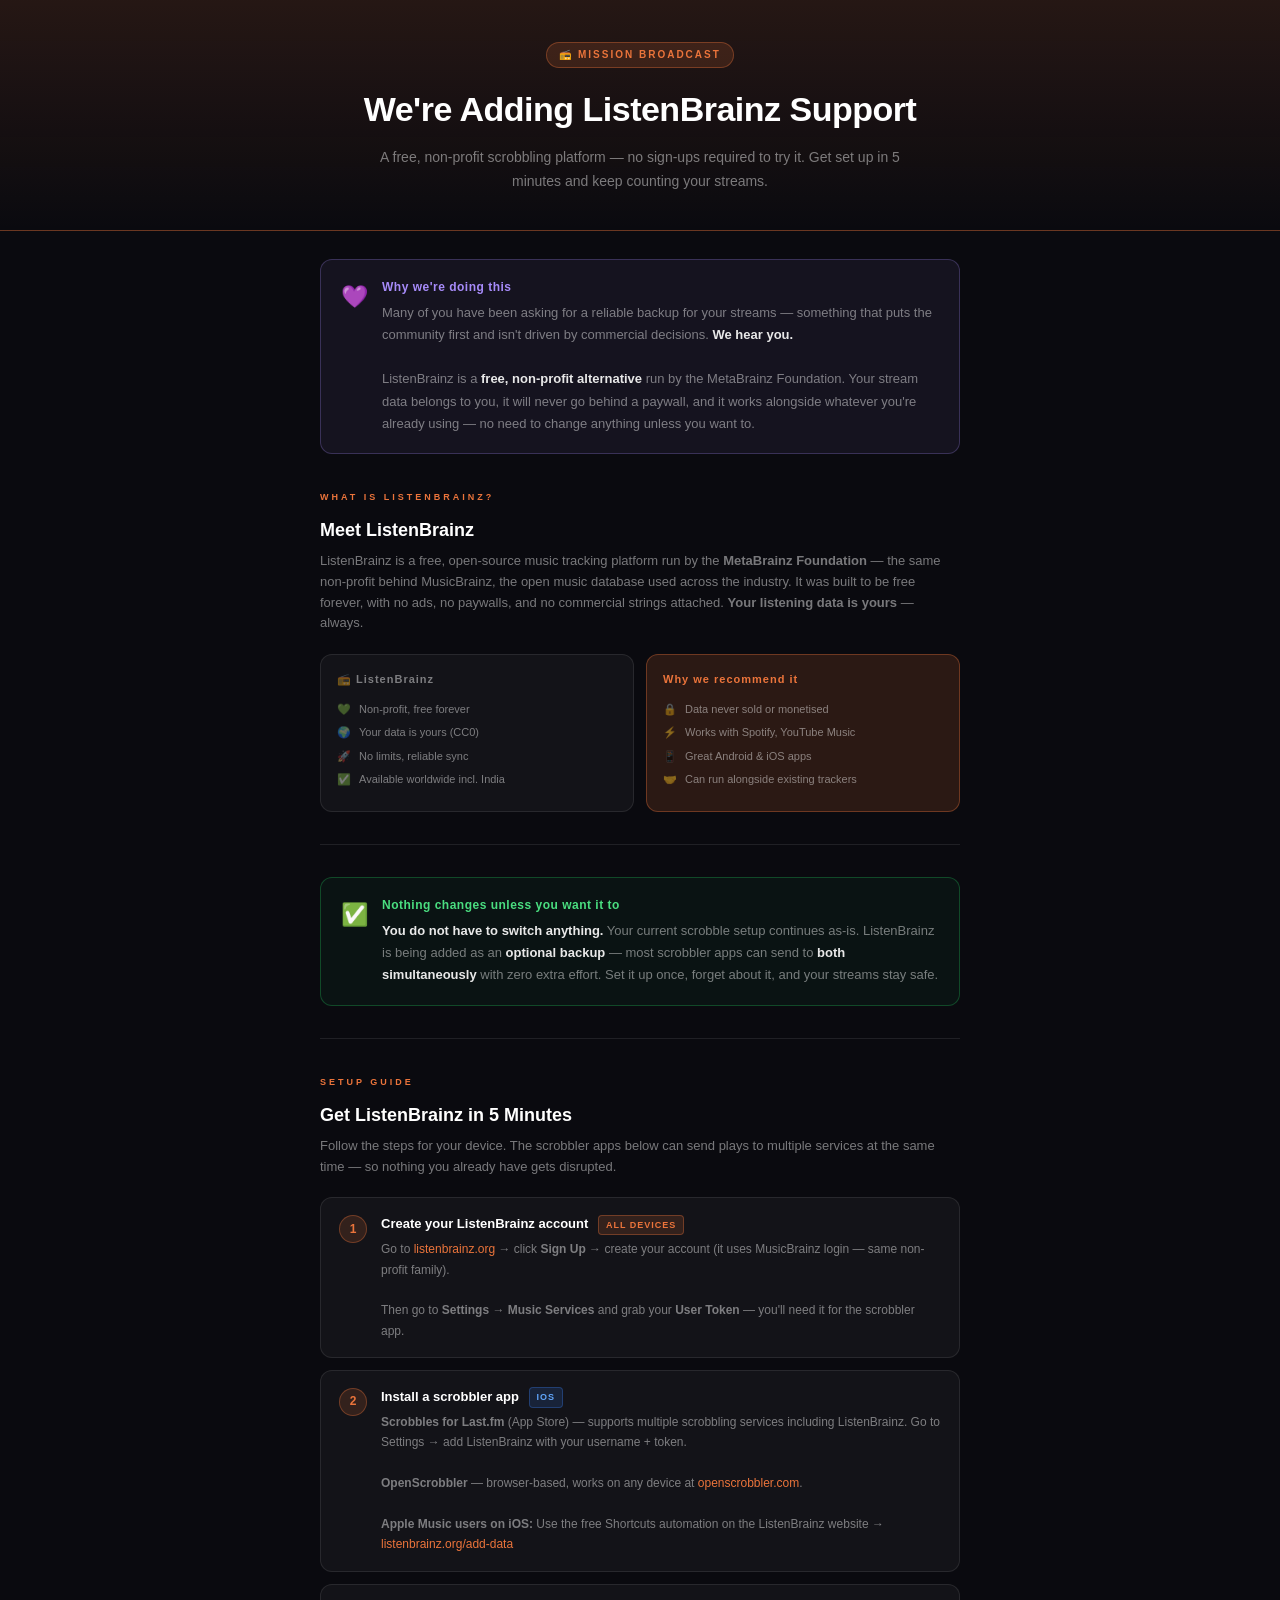
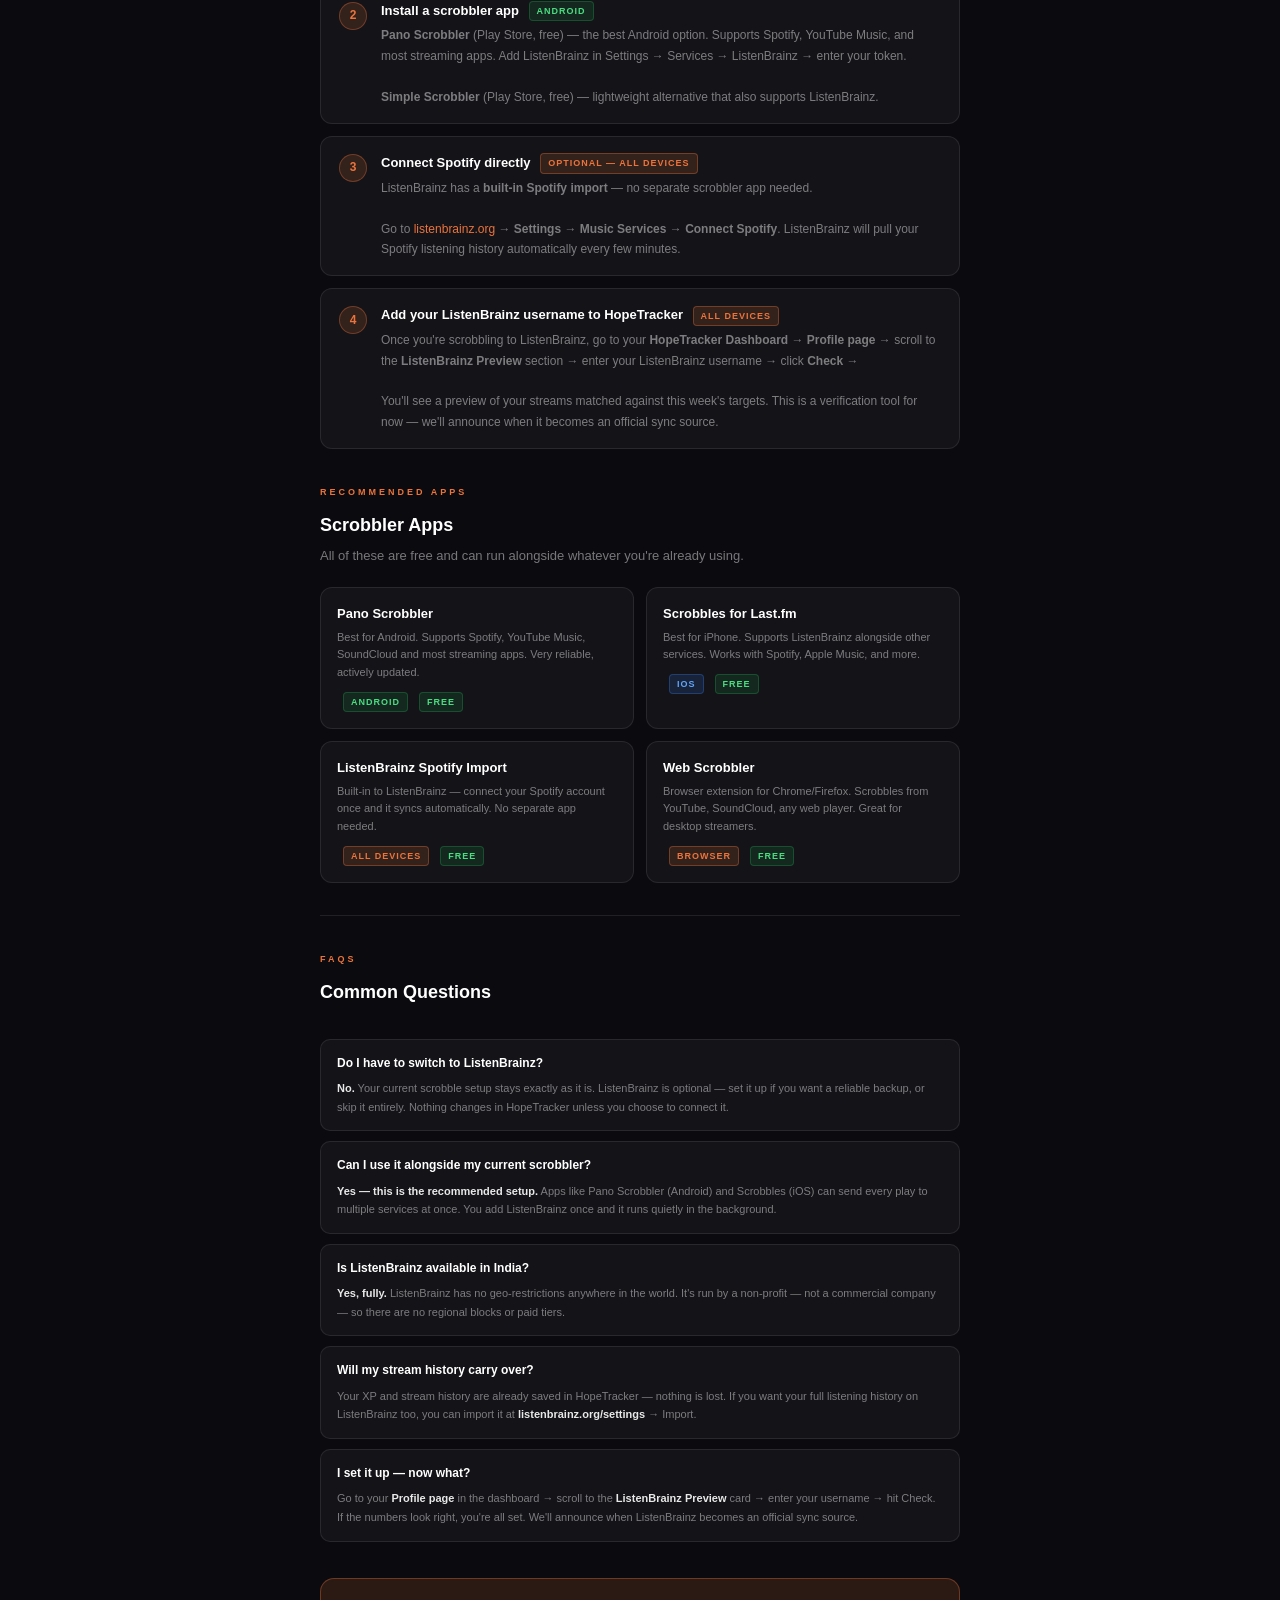
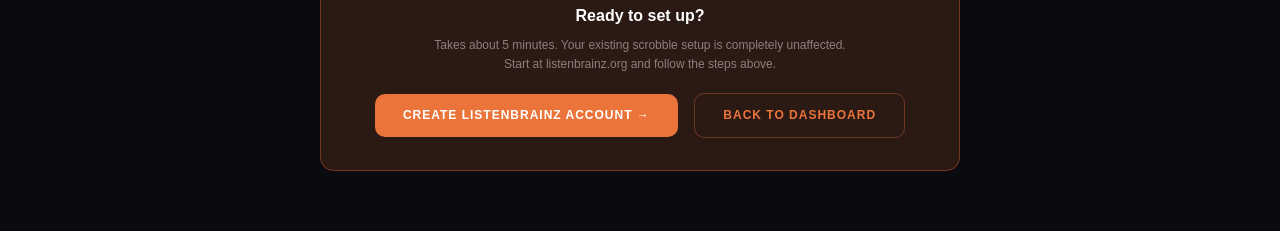
<file: listenbrainz-guide.html>
<!DOCTYPE html>
<html lang="en">
<head>
  <meta charset="UTF-8">
  <meta name="viewport" content="width=device-width, initial-scale=1.0">
  <title>ListenBrainz Setup Guide — Arirang Mission</title>
  <style>
    :root {
      --bg: #0a0a0f;
      --bg-card: rgba(255,255,255,0.04);
      --border: rgba(255,255,255,0.09);
      --text: #e8e8e8;
      --muted: rgba(255,255,255,0.45);
      --ghost: rgba(255,255,255,0.25);
      --lb: #eb743b;
      --lb-dim: rgba(235,116,59,0.15);
      --lb-border: rgba(235,116,59,0.35);
      --green: #22c55e;
      --red: #ef4444;
      --purple: #a78bfa;
    }
    * { margin: 0; padding: 0; box-sizing: border-box; }
    body {
      background: var(--bg);
      color: var(--text);
      font-family: -apple-system, BlinkMacSystemFont, 'Segoe UI', sans-serif;
      min-height: 100vh;
      padding: 0 0 60px;
      line-height: 1.6;
    }

    /* ── HEADER ── */
    .hero {
      background: linear-gradient(180deg, rgba(235,116,59,0.12) 0%, transparent 100%);
      border-bottom: 1px solid var(--lb-border);
      padding: 40px 20px 36px;
      text-align: center;
    }
    .hero-badge {
      display: inline-block;
      background: var(--lb-dim);
      border: 1px solid var(--lb-border);
      color: var(--lb);
      font-size: 10px;
      font-weight: 800;
      letter-spacing: 2px;
      padding: 4px 12px;
      border-radius: 20px;
      margin-bottom: 14px;
      text-transform: uppercase;
    }
    .hero h1 {
      font-size: clamp(22px, 5vw, 34px);
      font-weight: 900;
      color: #fff;
      margin-bottom: 10px;
      letter-spacing: -0.5px;
    }
    .hero p {
      font-size: 14px;
      color: var(--muted);
      max-width: 520px;
      margin: 0 auto;
      line-height: 1.7;
    }

    /* ── LAYOUT ── */
    .container { max-width: 680px; margin: 0 auto; padding: 0 20px; }

    /* ── NOTICE BOX ── */
    .notice {
      background: rgba(167,139,250,0.07);
      border: 1px solid rgba(167,139,250,0.25);
      border-radius: 12px;
      padding: 18px 20px;
      margin: 28px 0;
      display: flex;
      gap: 14px;
      align-items: flex-start;
    }
    .notice-icon { font-size: 22px; flex-shrink: 0; margin-top: 1px; }
    .notice-title { font-size: 12px; font-weight: 800; color: var(--purple); letter-spacing: 0.5px; margin-bottom: 5px; }
    .notice-body { font-size: 13px; color: var(--muted); line-height: 1.7; }
    .notice-body strong { color: var(--text); }

    /* ── SECTION HEADERS ── */
    .section-label {
      font-size: 9px;
      font-weight: 900;
      letter-spacing: 3px;
      color: var(--lb);
      text-transform: uppercase;
      margin: 36px 0 12px;
    }
    h2 {
      font-size: 18px;
      font-weight: 800;
      color: #fff;
      margin-bottom: 6px;
    }
    .section-sub {
      font-size: 13px;
      color: var(--muted);
      margin-bottom: 20px;
    }

    /* ── STEP CARDS ── */
    .steps { display: flex; flex-direction: column; gap: 12px; }
    .step {
      background: var(--bg-card);
      border: 1px solid var(--border);
      border-radius: 12px;
      padding: 16px 18px;
      display: flex;
      gap: 14px;
      align-items: flex-start;
    }
    .step-num {
      width: 28px; height: 28px; border-radius: 50%;
      background: var(--lb-dim); border: 1px solid var(--lb-border);
      color: var(--lb); font-size: 12px; font-weight: 900;
      display: flex; align-items: center; justify-content: center;
      flex-shrink: 0; margin-top: 1px;
    }
    .step-title { font-size: 13px; font-weight: 700; color: #fff; margin-bottom: 4px; }
    .step-body { font-size: 12px; color: var(--muted); line-height: 1.7; }
    .step-body a { color: var(--lb); text-decoration: none; }
    .step-body a:hover { text-decoration: underline; }
    .step-body code {
      background: rgba(255,255,255,0.07);
      border: 1px solid rgba(255,255,255,0.1);
      border-radius: 4px;
      padding: 1px 6px;
      font-size: 11px;
      color: #fff;
      font-family: monospace;
    }
    .step-tag {
      display: inline-block;
      font-size: 9px; font-weight: 800; letter-spacing: 1px;
      padding: 2px 7px; border-radius: 4px; margin-left: 6px;
      vertical-align: middle; text-transform: uppercase;
    }
    .tag-ios { background: rgba(59,130,246,0.15); color: #60a5fa; border: 1px solid rgba(59,130,246,0.3); }
    .tag-android { background: rgba(34,197,94,0.12); color: #4ade80; border: 1px solid rgba(34,197,94,0.25); }
    .tag-all { background: rgba(235,116,59,0.15); color: var(--lb); border: 1px solid var(--lb-border); }
    .tag-free { background: rgba(34,197,94,0.12); color: #4ade80; border: 1px solid rgba(34,197,94,0.25); }

    /* ── APP CARDS ── */
    .app-grid { display: grid; grid-template-columns: repeat(auto-fill, minmax(280px, 1fr)); gap: 12px; }
    .app-card {
      background: var(--bg-card);
      border: 1px solid var(--border);
      border-radius: 12px;
      padding: 16px;
    }
    .app-name { font-size: 13px; font-weight: 800; color: #fff; margin-bottom: 4px; }
    .app-desc { font-size: 11px; color: var(--muted); line-height: 1.6; margin-bottom: 10px; }
    .app-tags { display: flex; flex-wrap: wrap; gap: 5px; }

    /* ── WHY SECTION ── */
    .compare-grid { display: grid; grid-template-columns: 1fr 1fr; gap: 12px; }
    .compare-card {
      background: var(--bg-card);
      border: 1px solid var(--border);
      border-radius: 12px;
      padding: 16px;
    }
    .compare-card.lb { border-color: var(--lb-border); background: var(--lb-dim); }
    .compare-title { font-size: 11px; font-weight: 900; letter-spacing: 1px; margin-bottom: 12px; }
    .compare-row { display: flex; gap: 8px; font-size: 11px; color: var(--muted); margin-bottom: 6px; align-items: flex-start; }
    .compare-row .icon { flex-shrink: 0; }

    /* ── FAQ ── */
    .faq { display: flex; flex-direction: column; gap: 10px; }
    .faq-item {
      background: var(--bg-card);
      border: 1px solid var(--border);
      border-radius: 10px;
      padding: 14px 16px;
    }
    .faq-q { font-size: 12px; font-weight: 700; color: #fff; margin-bottom: 6px; }
    .faq-a { font-size: 11px; color: var(--muted); line-height: 1.7; }
    .faq-a strong { color: var(--text); }

    /* ── CTA ── */
    .cta-box {
      background: var(--lb-dim);
      border: 1px solid var(--lb-border);
      border-radius: 14px;
      padding: 24px 20px;
      text-align: center;
      margin-top: 36px;
    }
    .cta-title { font-size: 16px; font-weight: 900; color: #fff; margin-bottom: 8px; }
    .cta-sub { font-size: 12px; color: var(--muted); margin-bottom: 18px; line-height: 1.6; }
    .cta-btn {
      display: inline-block;
      background: var(--lb);
      color: #fff;
      font-size: 12px;
      font-weight: 900;
      letter-spacing: 1px;
      text-decoration: none;
      padding: 12px 28px;
      border-radius: 10px;
      text-transform: uppercase;
      margin: 0 6px 8px;
    }
    .cta-btn.secondary {
      background: transparent;
      border: 1px solid var(--lb-border);
      color: var(--lb);
    }

    /* ── DIVIDER ── */
    .divider { height: 1px; background: var(--border); margin: 32px 0; }

    @media (max-width: 480px) {
      .compare-grid { grid-template-columns: 1fr; }
    }
  </style>
</head>
<body>

  <!-- HERO -->
  <div class="hero">
    <div class="hero-badge">📻 Mission Broadcast</div>
    <h1>We're Adding ListenBrainz Support</h1>
    <p>A free, non-profit scrobbling platform — no sign-ups required to try it. Get set up in 5 minutes and keep counting your streams.</p>
  </div>

  <div class="container">

    <!-- WHY NOTICE -->
    <div class="notice">
      <div class="notice-icon">💜</div>
      <div>
        <div class="notice-title">Why we're doing this</div>
        <div class="notice-body">
          Many of you have been asking for a reliable backup for your streams — something that puts the community first and isn't driven by commercial decisions. <strong>We hear you.</strong><br><br>
          ListenBrainz is a <strong>free, non-profit alternative</strong> run by the MetaBrainz Foundation. Your stream data belongs to you, it will never go behind a paywall, and it works alongside whatever you're already using — no need to change anything unless you want to.
        </div>
      </div>
    </div>

    <!-- WHAT IS LB -->
    <div class="section-label">What is ListenBrainz?</div>
    <h2>Meet ListenBrainz</h2>
    <p class="section-sub">ListenBrainz is a free, open-source music tracking platform run by the <strong>MetaBrainz Foundation</strong> — the same non-profit behind MusicBrainz, the open music database used across the industry. It was built to be free forever, with no ads, no paywalls, and no commercial strings attached. <strong>Your listening data is yours</strong> — always.</p>

    <div class="compare-grid">
      <div class="compare-card">
        <div class="compare-title" style="color:var(--muted);">📻 ListenBrainz</div>
        <div class="compare-row"><span class="icon">💚</span> Non-profit, free forever</div>
        <div class="compare-row"><span class="icon">🌍</span> Your data is yours (CC0)</div>
        <div class="compare-row"><span class="icon">🚀</span> No limits, reliable sync</div>
        <div class="compare-row"><span class="icon">✅</span> Available worldwide incl. India</div>
      </div>
      <div class="compare-card lb">
        <div class="compare-title" style="color:var(--lb);">Why we recommend it</div>
        <div class="compare-row"><span class="icon">🔒</span> Data never sold or monetised</div>
        <div class="compare-row"><span class="icon">⚡</span> Works with Spotify, YouTube Music</div>
        <div class="compare-row"><span class="icon">📱</span> Great Android & iOS apps</div>
        <div class="compare-row"><span class="icon">🤝</span> Can run alongside existing trackers</div>
      </div>
    </div>

    <div class="divider"></div>

    <!-- IMPORTANT NOTE -->
    <div class="notice" style="border-color:rgba(34,197,94,0.3); background:rgba(34,197,94,0.05);">
      <div class="notice-icon">✅</div>
      <div>
        <div class="notice-title" style="color:#4ade80;">Nothing changes unless you want it to</div>
        <div class="notice-body">
          <strong>You do not have to switch anything.</strong> Your current scrobble setup continues as-is. ListenBrainz is being added as an <strong>optional backup</strong> — most scrobbler apps can send to <strong>both simultaneously</strong> with zero extra effort. Set it up once, forget about it, and your streams stay safe.
        </div>
      </div>
    </div>

    <div class="divider"></div>

    <!-- SETUP GUIDE -->
    <div class="section-label">Setup Guide</div>
    <h2>Get ListenBrainz in 5 Minutes</h2>
    <p class="section-sub">Follow the steps for your device. The scrobbler apps below can send plays to multiple services at the same time — so nothing you already have gets disrupted.</p>

    <!-- STEP 1 -->
    <div class="steps" style="margin-bottom:28px;">
      <div class="step">
        <div class="step-num">1</div>
        <div>
          <div class="step-title">Create your ListenBrainz account <span class="step-tag tag-all">All devices</span></div>
          <div class="step-body">
            Go to <a href="https://listenbrainz.org" target="_blank" rel="noopener">listenbrainz.org</a> → click <strong>Sign Up</strong> → create your account (it uses MusicBrainz login — same non-profit family).<br><br>
            Then go to <strong>Settings → Music Services</strong> and grab your <strong>User Token</strong> — you'll need it for the scrobbler app.
          </div>
        </div>
      </div>

      <div class="step">
        <div class="step-num">2</div>
        <div>
          <div class="step-title">Install a scrobbler app <span class="step-tag tag-ios">iOS</span></div>
          <div class="step-body">
            <strong>Scrobbles for Last.fm</strong> (App Store) — supports multiple scrobbling services including ListenBrainz. Go to Settings → add ListenBrainz with your username + token.<br><br>
            <strong>OpenScrobbler</strong> — browser-based, works on any device at <a href="https://openscrobbler.com" target="_blank" rel="noopener">openscrobbler.com</a>.<br><br>
            <strong>Apple Music users on iOS:</strong> Use the free Shortcuts automation on the ListenBrainz website → <a href="https://listenbrainz.org/add-data/" target="_blank" rel="noopener">listenbrainz.org/add-data</a>
          </div>
        </div>
      </div>

      <div class="step">
        <div class="step-num">2</div>
        <div>
          <div class="step-title">Install a scrobbler app <span class="step-tag tag-android">Android</span></div>
          <div class="step-body">
            <strong>Pano Scrobbler</strong> (Play Store, free) — the best Android option. Supports Spotify, YouTube Music, and most streaming apps. Add ListenBrainz in Settings → Services → ListenBrainz → enter your token.<br><br>
            <strong>Simple Scrobbler</strong> (Play Store, free) — lightweight alternative that also supports ListenBrainz.
          </div>
        </div>
      </div>

      <div class="step">
        <div class="step-num">3</div>
        <div>
          <div class="step-title">Connect Spotify directly <span class="step-tag tag-all">Optional — All devices</span></div>
          <div class="step-body">
            ListenBrainz has a <strong>built-in Spotify import</strong> — no separate scrobbler app needed.<br><br>
            Go to <a href="https://listenbrainz.org" target="_blank" rel="noopener">listenbrainz.org</a> → <strong>Settings → Music Services → Connect Spotify</strong>. ListenBrainz will pull your Spotify listening history automatically every few minutes.
          </div>
        </div>
      </div>

      <div class="step">
        <div class="step-num">4</div>
        <div>
          <div class="step-title">Add your ListenBrainz username to HopeTracker <span class="step-tag tag-all">All devices</span></div>
          <div class="step-body">
            Once you're scrobbling to ListenBrainz, go to your <strong>HopeTracker Dashboard → Profile page</strong> → scroll to the <strong>ListenBrainz Preview</strong> section → enter your ListenBrainz username → click <strong>Check →</strong><br><br>
            You'll see a preview of your streams matched against this week's targets. This is a verification tool for now — we'll announce when it becomes an official sync source.
          </div>
        </div>
      </div>
    </div>

    <!-- APP RECOMMENDATIONS -->
    <div class="section-label">Recommended Apps</div>
    <h2>Scrobbler Apps</h2>
    <p class="section-sub">All of these are free and can run alongside whatever you're already using.</p>

    <div class="app-grid">
      <div class="app-card">
        <div class="app-name">Pano Scrobbler</div>
        <div class="app-desc">Best for Android. Supports Spotify, YouTube Music, SoundCloud and most streaming apps. Very reliable, actively updated.</div>
        <div class="app-tags">
          <span class="step-tag tag-android">Android</span>
          <span class="step-tag tag-free">Free</span>
        </div>
      </div>
      <div class="app-card">
        <div class="app-name">Scrobbles for Last.fm</div>
        <div class="app-desc">Best for iPhone. Supports ListenBrainz alongside other services. Works with Spotify, Apple Music, and more.</div>
        <div class="app-tags">
          <span class="step-tag tag-ios">iOS</span>
          <span class="step-tag tag-free">Free</span>
        </div>
      </div>
      <div class="app-card">
        <div class="app-name">ListenBrainz Spotify Import</div>
        <div class="app-desc">Built-in to ListenBrainz — connect your Spotify account once and it syncs automatically. No separate app needed.</div>
        <div class="app-tags">
          <span class="step-tag tag-all">All devices</span>
          <span class="step-tag tag-free">Free</span>
        </div>
      </div>
      <div class="app-card">
        <div class="app-name">Web Scrobbler</div>
        <div class="app-desc">Browser extension for Chrome/Firefox. Scrobbles from YouTube, SoundCloud, any web player. Great for desktop streamers.</div>
        <div class="app-tags">
          <span class="step-tag tag-all">Browser</span>
          <span class="step-tag tag-free">Free</span>
        </div>
      </div>
    </div>

    <div class="divider"></div>

    <!-- FAQ -->
    <div class="section-label">FAQs</div>
    <h2>Common Questions</h2>
    <br>
    <div class="faq">
      <div class="faq-item">
        <div class="faq-q">Do I have to switch to ListenBrainz?</div>
        <div class="faq-a"><strong>No.</strong> Your current scrobble setup stays exactly as it is. ListenBrainz is optional — set it up if you want a reliable backup, or skip it entirely. Nothing changes in HopeTracker unless you choose to connect it.</div>
      </div>
      <div class="faq-item">
        <div class="faq-q">Can I use it alongside my current scrobbler?</div>
        <div class="faq-a"><strong>Yes — this is the recommended setup.</strong> Apps like Pano Scrobbler (Android) and Scrobbles (iOS) can send every play to multiple services at once. You add ListenBrainz once and it runs quietly in the background.</div>
      </div>
      <div class="faq-item">
        <div class="faq-q">Is ListenBrainz available in India?</div>
        <div class="faq-a"><strong>Yes, fully.</strong> ListenBrainz has no geo-restrictions anywhere in the world. It's run by a non-profit — not a commercial company — so there are no regional blocks or paid tiers.</div>
      </div>
      <div class="faq-item">
        <div class="faq-q">Will my stream history carry over?</div>
        <div class="faq-a">Your XP and stream history are already saved in HopeTracker — nothing is lost. If you want your full listening history on ListenBrainz too, you can import it at <strong>listenbrainz.org/settings</strong> → Import.</div>
      </div>
      <div class="faq-item">
        <div class="faq-q">I set it up — now what?</div>
        <div class="faq-a">Go to your <strong>Profile page</strong> in the dashboard → scroll to the <strong>ListenBrainz Preview</strong> card → enter your username → hit Check. If the numbers look right, you're all set. We'll announce when ListenBrainz becomes an official sync source.</div>
      </div>
    </div>

    <!-- CTA -->
    <div class="cta-box">
      <div class="cta-title">Ready to set up?</div>
      <div class="cta-sub">Takes about 5 minutes. Your existing scrobble setup is completely unaffected.<br>Start at listenbrainz.org and follow the steps above.</div>
      <a href="https://listenbrainz.org" target="_blank" rel="noopener" class="cta-btn">Create ListenBrainz Account →</a>
      <a href="dashboard.html" class="cta-btn secondary">Back to Dashboard</a>
    </div>

  </div>

</body>
</html>
</file>
